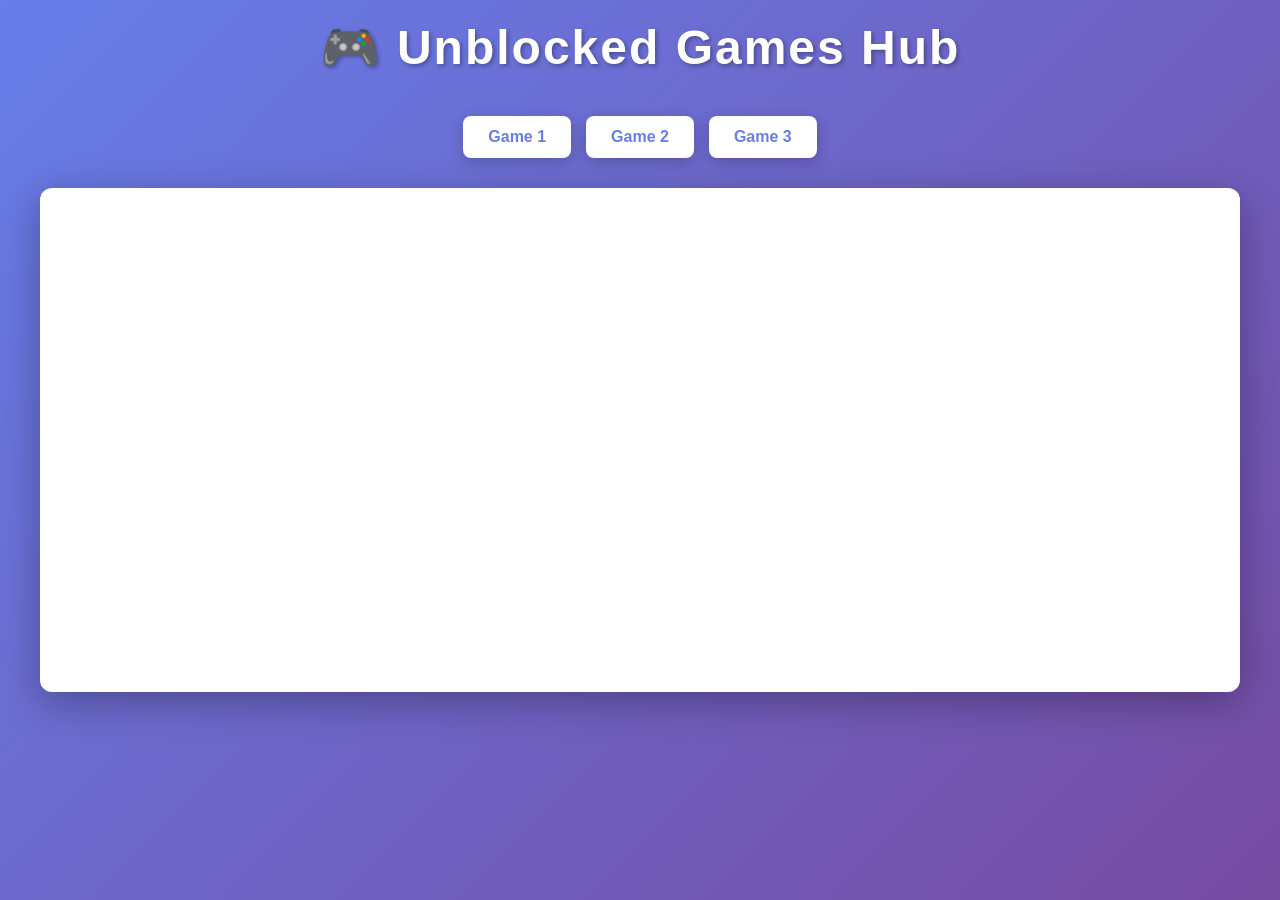
<file: index.html>
<!DOCTYPE html>
<html lang="en">
<head>
    <meta charset="UTF-8">
    <title>Unblocked Games Hub</title>
    <link rel="stylesheet" href="style.css">
</head>
<body>

    <header>
        <h1>🎮 Unblocked Games Hub</h1>
    </header>

    <main>
        <div class="game-list">
            <button onclick="loadGame('https://example.com/game1')">Game 1</button>
            <button onclick="loadGame('https://example.com/game2')">Game 2</button>
            <button onclick="loadGame('https://example.com/game3')">Game 3</button>
        </div>

        <div class="game-container">
            <iframe id="gameFrame" src="" frameborder="0"></iframe>
        </div>
    </main>

    <script src="script.js"></script>
</body>
</html>
</file>
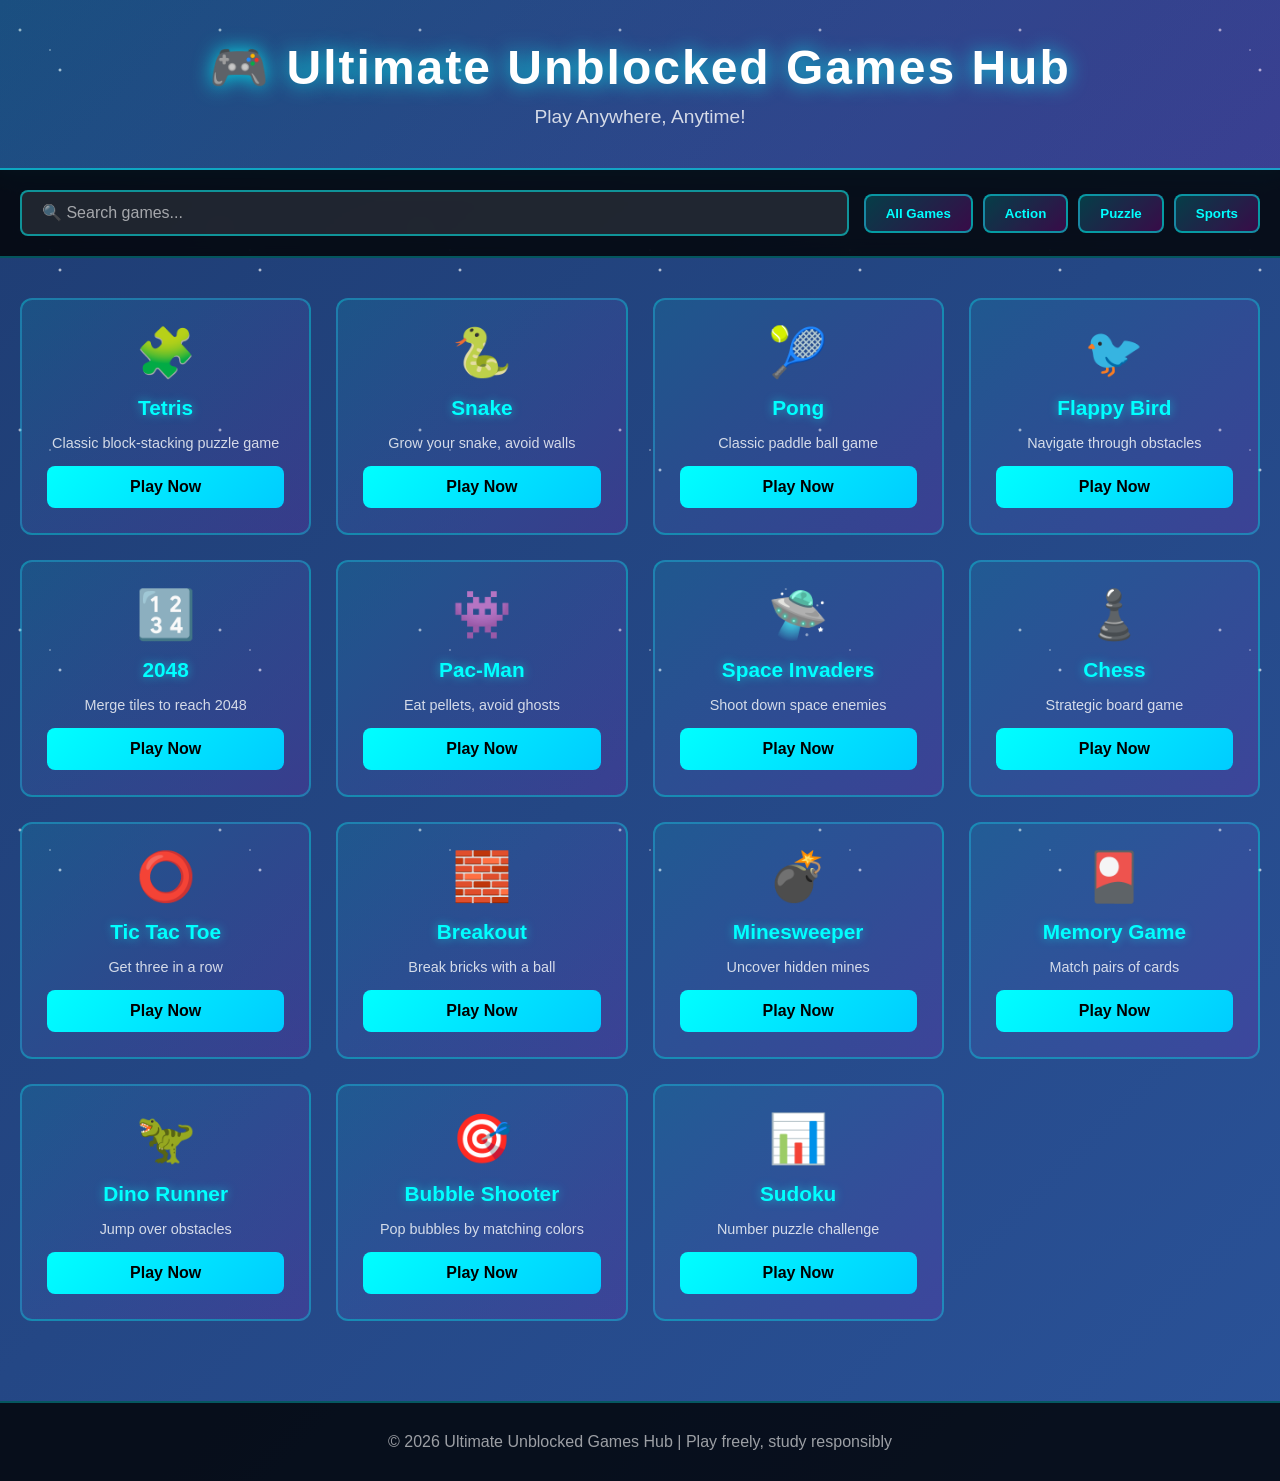
<file: games-dashboard.html>
<!DOCTYPE html>
<html lang="en">
<head>
    <meta charset="UTF-8">
    <meta name="viewport" content="width=device-width, initial-scale=1.0">
    <title>Ultimate Unblocked Games Hub</title>
    <link rel="stylesheet" href="games.css">
</head>
<body>
    <div class="stars"></div>
    
    <header>
        <div class="header-content">
            <h1>🎮 Ultimate Unblocked Games Hub</h1>
            <p>Play Anywhere, Anytime!</p>
        </div>
    </header>

    <nav class="navbar">
        <input type="text" id="searchBar" placeholder="🔍 Search games..." class="search-input">
        <div class="nav-buttons">
            <button class="filter-btn" onclick="filterGames('all')">All Games</button>
            <button class="filter-btn" onclick="filterGames('action')">Action</button>
            <button class="filter-btn" onclick="filterGames('puzzle')">Puzzle</button>
            <button class="filter-btn" onclick="filterGames('sports')">Sports</button>
        </div>
    </nav>

    <main>
        <div class="games-grid" id="gamesGrid">
            <!-- Games will be dynamically loaded here -->
        </div>
    </main>

    <div id="gameModal" class="modal">
        <div class="modal-content">
            <span class="close-btn" onclick="closeGame()">&times;</span>
            <iframe id="gameIframe" src="" frameborder="0"></iframe>
        </div>
    </div>

    <footer>
        <p>&copy; 2026 Ultimate Unblocked Games Hub | Play freely, study responsibly</p>
    </footer>

    <script src="games.js"></script>
</body>
</html>
</file>
<file: style.css>
* {
    margin: 0;
    padding: 0;
    box-sizing: border-box;
}

body {
    font-family: 'Arial', sans-serif;
    background: linear-gradient(135deg, #667eea 0%, #764ba2 100%);
    min-height: 100vh;
    padding: 20px;
}

header {
    text-align: center;
    color: white;
    margin-bottom: 40px;
    animation: slideDown 0.5s ease;
}

header h1 {
    font-size: 3em;
    text-shadow: 2px 2px 4px rgba(0, 0, 0, 0.3);
    letter-spacing: 2px;
}

main {
    max-width: 1200px;
    margin: 0 auto;
}

.game-list {
    display: flex;
    gap: 15px;
    margin-bottom: 30px;
    flex-wrap: wrap;
    justify-content: center;
}

.game-list button {
    padding: 12px 25px;
    font-size: 1em;
    background-color: #fff;
    color: #667eea;
    border: none;
    border-radius: 8px;
    cursor: pointer;
    font-weight: bold;
    transition: all 0.3s ease;
    box-shadow: 0 4px 15px rgba(0, 0, 0, 0.2);
}

.game-list button:hover {
    background-color: #667eea;
    color: white;
    transform: translateY(-3px);
    box-shadow: 0 6px 20px rgba(0, 0, 0, 0.3);
}

.game-list button:active {
    transform: translateY(-1px);
}

.game-container {
    width: 100%;
    background: white;
    border-radius: 12px;
    box-shadow: 0 10px 40px rgba(0, 0, 0, 0.3);
    overflow: hidden;
    min-height: 500px;
}

.game-container iframe {
    width: 100%;
    height: 100%;
    min-height: 500px;
    border: none;
}

@keyframes slideDown {
    from {
        opacity: 0;
        transform: translateY(-20px);
    }
    to {
        opacity: 1;
        transform: translateY(0);
    }
}

@media (max-width: 768px) {
    header h1 {
        font-size: 2em;
    }

    .game-list {
        flex-direction: column;
    }

    .game-list button {
        width: 100%;
    }

    .game-container {
        min-height: 400px;
    }

    .game-container iframe {
        min-height: 400px;
    }
}
</file>
<file: games.css>
* {
    margin: 0;
    padding: 0;
    box-sizing: border-box;
}

body {
    font-family: 'Segoe UI', Tahoma, Geneva, Verdana, sans-serif;
    background: linear-gradient(135deg, #1e3c72 0%, #2a5298 100%);
    min-height: 100vh;
    color: #fff;
    overflow-x: hidden;
}

.stars {
    position: fixed;
    width: 100%;
    height: 100%;
    top: 0;
    left: 0;
    z-index: -1;
    background-image: 
        radial-gradient(2px 2px at 20px 30px, #eee, rgba(0,0,0,0)),
        radial-gradient(2px 2px at 60px 70px, #fff, rgba(0,0,0,0)),
        radial-gradient(1px 1px at 50px 50px, #fff, rgba(0,0,0,0));
    background-size: 200px 200px;
    pointer-events: none;
}

header {
    text-align: center;
    padding: 40px 20px;
    background: linear-gradient(135deg, rgba(0, 255, 255, 0.1), rgba(255, 0, 255, 0.1));
    border-bottom: 2px solid rgba(0, 255, 255, 0.5);
    box-shadow: 0 0 20px rgba(0, 255, 255, 0.3);
}

header h1 {
    font-size: 3em;
    text-shadow: 0 0 20px rgba(0, 255, 255, 0.8);
    letter-spacing: 2px;
    animation: glow 2s ease-in-out infinite;
}

header p {
    font-size: 1.2em;
    color: rgba(255, 255, 255, 0.8);
    margin-top: 10px;
}

@keyframes glow {
    0%, 100% { text-shadow: 0 0 20px rgba(0, 255, 255, 0.8); }
    50% { text-shadow: 0 0 30px rgba(0, 255, 255, 1); }
}

.navbar {
    position: sticky;
    top: 0;
    background: rgba(0, 0, 0, 0.8);
    backdrop-filter: blur(10px);
    padding: 20px;
    z-index: 100;
    border-bottom: 2px solid rgba(0, 255, 255, 0.3);
    display: flex;
    gap: 15px;
    align-items: center;
    flex-wrap: wrap;
}

.search-input {
    flex: 1;
    min-width: 200px;
    padding: 12px 20px;
    border: 2px solid rgba(0, 255, 255, 0.5);
    background: rgba(255, 255, 255, 0.1);
    color: #fff;
    border-radius: 8px;
    font-size: 1em;
    transition: all 0.3s ease;
}

.search-input::placeholder {
    color: rgba(255, 255, 255, 0.6);
}

.search-input:focus {
    outline: none;
    border-color: #00ffff;
    box-shadow: 0 0 15px rgba(0, 255, 255, 0.5);
    background: rgba(255, 255, 255, 0.15);
}

.nav-buttons {
    display: flex;
    gap: 10px;
    flex-wrap: wrap;
}

.filter-btn {
    padding: 10px 20px;
    background: linear-gradient(135deg, rgba(0, 255, 255, 0.2), rgba(255, 0, 255, 0.2));
    color: #00ffff;
    border: 2px solid rgba(0, 255, 255, 0.5);
    border-radius: 8px;
    cursor: pointer;
    font-weight: bold;
    transition: all 0.3s ease;
}

.filter-btn:hover {
    background: linear-gradient(135deg, rgba(0, 255, 255, 0.4), rgba(255, 0, 255, 0.4));
    box-shadow: 0 0 15px rgba(0, 255, 255, 0.6);
    transform: translateY(-2px);
}

.filter-btn:active {
    transform: translateY(0);
}

main {
    max-width: 1400px;
    margin: 0 auto;
    padding: 40px 20px;
}

.games-grid {
    display: grid;
    grid-template-columns: repeat(auto-fill, minmax(250px, 1fr));
    gap: 25px;
    animation: fadeIn 0.5s ease-in;
}

@keyframes fadeIn {
    from {
        opacity: 0;
        transform: translateY(20px);
    }
    to {
        opacity: 1;
        transform: translateY(0);
    }
}

.game {
    background: linear-gradient(135deg, rgba(0, 255, 255, 0.1), rgba(255, 0, 255, 0.1));
    border: 2px solid rgba(0, 255, 255, 0.3);
    border-radius: 12px;
    padding: 25px;
    text-align: center;
    transition: all 0.3s ease;
    cursor: pointer;
    display: flex;
    flex-direction: column;
    gap: 15px;
}

.game:hover {
    transform: translateY(-10px);
    border-color: #00ffff;
    box-shadow: 0 10px 30px rgba(0, 255, 255, 0.4), 0 0 20px rgba(255, 0, 255, 0.2);
    background: linear-gradient(135deg, rgba(0, 255, 255, 0.2), rgba(255, 0, 255, 0.2));
}

.game-icon {
    font-size: 3em;
    animation: bounce 2s ease-in-out infinite;
}

.game:hover .game-icon {
    animation: bounce 0.6s ease-in-out infinite;
}

@keyframes bounce {
    0%, 100% { transform: translateY(0); }
    50% { transform: translateY(-10px); }
}

.game h3 {
    font-size: 1.3em;
    color: #00ffff;
    text-shadow: 0 0 10px rgba(0, 255, 255, 0.5);
}

.game p {
    font-size: 0.9em;
    color: rgba(255, 255, 255, 0.8);
    flex-grow: 1;
}

.play-btn {
    padding: 12px 25px;
    background: linear-gradient(135deg, #00ffff, #00ccff);
    color: #000;
    border: none;
    border-radius: 8px;
    font-weight: bold;
    cursor: pointer;
    transition: all 0.3s ease;
    font-size: 1em;
}

.play-btn:hover {
    transform: scale(1.05);
    box-shadow: 0 0 20px rgba(0, 255, 255, 0.8);
}

.play-btn:active {
    transform: scale(0.98);
}

.modal {
    display: none;
    position: fixed;
    z-index: 1000;
    left: 0;
    top: 0;
    width: 100%;
    height: 100%;
    background: rgba(0, 0, 0, 0.9);
    animation: fadeIn 0.3s ease;
}

.modal-content {
    position: relative;
    width: 95%;
    height: 90%;
    margin: 2.5% auto;
    border: 2px solid rgba(0, 255, 255, 0.5);
    border-radius: 12px;
    box-shadow: 0 0 30px rgba(0, 255, 255, 0.5);
}

.close-btn {
    position: absolute;
    top: -40px;
    right: 0;
    color: #00ffff;
    font-size: 2em;
    font-weight: bold;
    cursor: pointer;
    z-index: 1001;
    transition: all 0.3s ease;
}

.close-btn:hover {
    color: #fff;
    text-shadow: 0 0 10px rgba(0, 255, 255, 0.8);
}

#gameIframe {
    width: 100%;
    height: 100%;
    border: none;
    border-radius: 10px;
}

footer {
    text-align: center;
    padding: 30px 20px;
    background: rgba(0, 0, 0, 0.8);
    border-top: 2px solid rgba(0, 255, 255, 0.3);
    color: rgba(255, 255, 255, 0.6);
    margin-top: 40px;
}

@media (max-width: 768px) {
    header h1 {
        font-size: 2em;
    }

    .navbar {
        flex-direction: column;
    }

    .search-input {
        width: 100%;
    }

    .nav-buttons {
        width: 100%;
        justify-content: space-between;
    }

    .games-grid {
        grid-template-columns: repeat(auto-fill, minmax(150px, 1fr));
        gap: 15px;
    }

    .game {
        padding: 15px;
    }

    .game-icon {
        font-size: 2em;
    }

    .game h3 {
        font-size: 1em;
    }

    .game p {
        font-size: 0.8em;
    }
}
</file>
